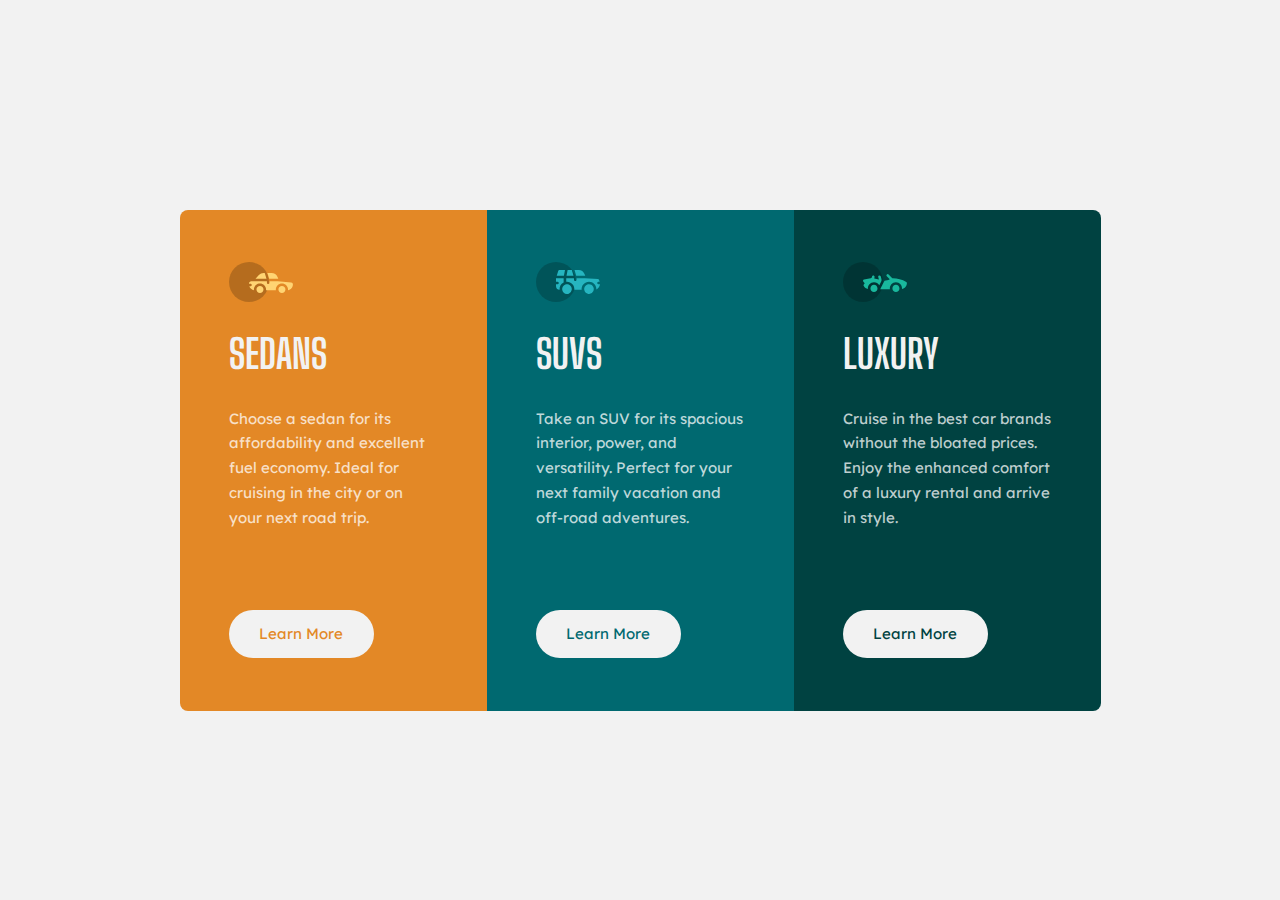
<file: 3-column-preview-card-component-main/index.html>
<!DOCTYPE html>
<html lang="en">

<head>
  <meta charset="UTF-8">
  <meta name="viewport" content="width=device-width, initial-scale=1.0">
  <link rel="icon" type="image/png" sizes="32x32" href="./images/favicon-32x32.png">
  <link rel="stylesheet" href="./scss/main.css">
  <title>Frontend Mentor | 3-column preview card component</title>
</head>

<body>
  <main>
    <div class="container">
      <section class="card">
        <h1>Auto Types</h1>
        <article class="item" id="item-1">
          <img src="./images/icon-sedans.svg" alt="sedans icon">
          <h2>Sedans</h2>
          <p class="item__paragraph">Choose a sedan for its affordability and excellent fuel economy. Ideal for cruising
            in the city
            or on your next road trip.</p>
          <a href="#" class="item__btn">Learn More</a>
        </article>
        <article class="item" id="item-2">
          <img src="./images/icon-suvs.svg" alt="s u v's icon">
          <h2>SUVs</h2>
          <p class="item__paragraph">Take an SUV for its spacious interior, power, and versatility. Perfect for your
            next family vacation
            and off-road adventures.</p>
          <a href="#" class="item__btn">Learn More</a>
        </article>
        <article class="item" id="item-3">
          <img src="./images/icon-luxury.svg" alt="luxury icon">
          <h2>Luxury</h2>
          <p class="item__paragraph">Cruise in the best car brands without the bloated prices. Enjoy the enhanced
            comfort of a luxury
            rental and arrive in style.</p>
          <a href="#" class="item__btn">Learn More</a>
        </article>
      </section>
    </div>
  </main>

  <!-- 
    <div class="attribution">
    Challenge by <a href="https://www.frontendmentor.io?ref=challenge" target="_blank">Frontend Mentor</a>.
    Coded by <a href="#">Christa DeJesus</a>.
  </div>
  -->
</body>

</html>
</file>
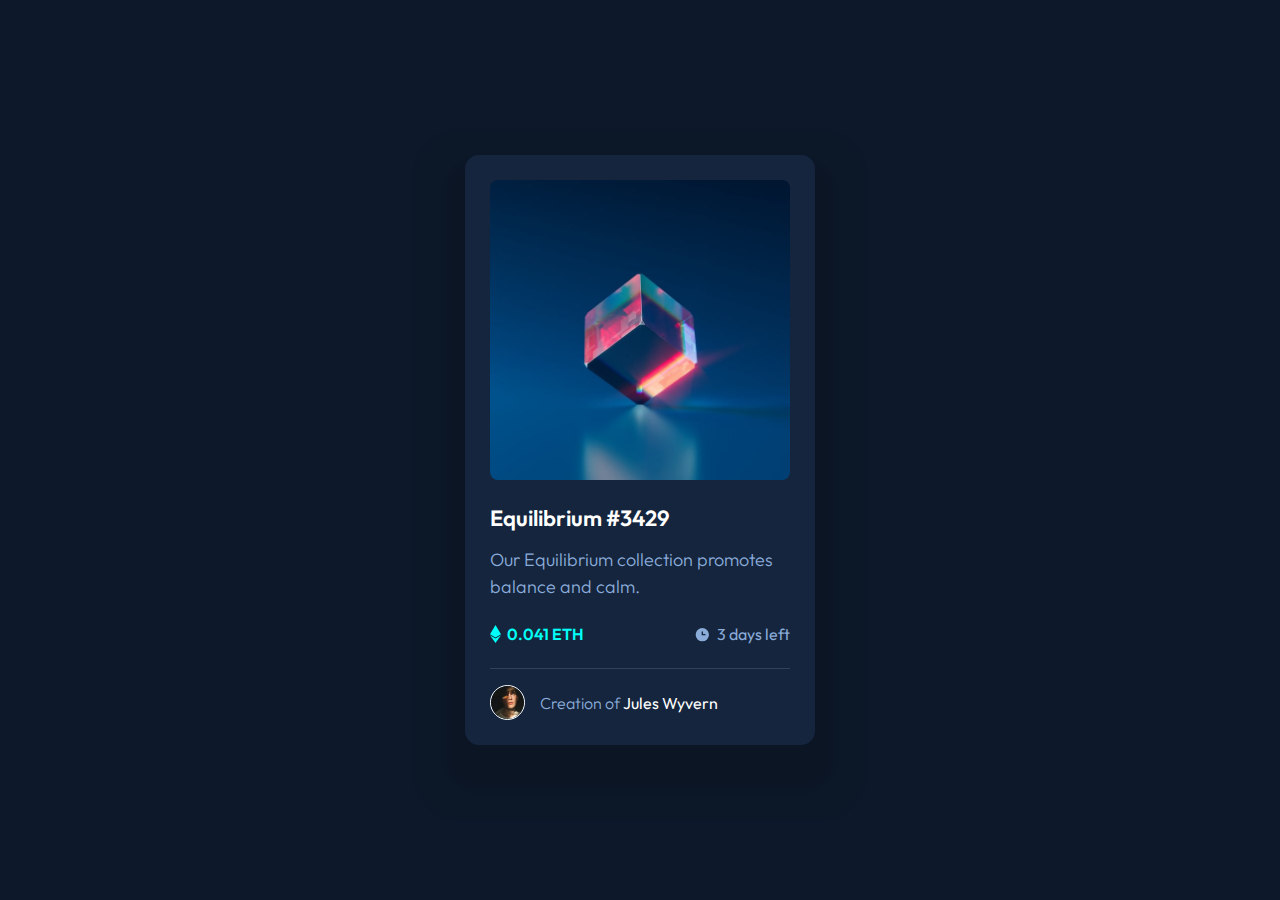
<file: nft-preview-card-component-main/index.html>
<!-- Thanks for checking out my Frontend Mentor project.
  The design was provided, but the development was fueled by my
  brains & coffee. If you find my code helpful, I'd love to hear
  from you, and don't forget...a little acknowledgement is always
  a good thing and helpful feedback is always appreciated! -->
<!DOCTYPE html>
<html lang="en">

<head>
  <meta charset="UTF-8">
  <meta name="viewport" content="width=device-width, initial-scale=1.0">
  <link rel="icon" type="image/png" sizes="32x32" href="./images/favicon-32x32.png">
  <link rel="stylesheet" href="./style.css">
  <title>Frontend Mentor | NFT preview card component</title>

</head>

<body>
  <main>
    <div class="container">
      <div class="card">
        <div class="image-container">
          <div class="overlay">
            <img src="./images/icon-view.svg" alt="view icon">
          </div>
          <div class="feature">
            <img src="./images/image-equilibrium.jpg" alt="equilibrium image" />
          </div>
        </div>
        <h1><a href="">Equilibrium #3429</a></h1>
        <p>Our Equilibrium collection promotes balance and calm.</p>
        <div class="details-container">
          <div class="detail-container">
            <img src="./images/icon-ethereum.svg" alt="ethereum icon">
            <span>0.041 ETH</span>
          </div>
          <div class="detail-container">
            <img src="./images/icon-clock.svg" alt="clock icon">
            <span>3 days left</span>
          </div>
        </div>
        <hr>
        <div class="creator-container">
          <img src="./images/image-avatar.png" alt="creator profile image">
          <p>Creation of <a href="" class="creator-name">Jules Wyvern</a></p>
        </div>
  <!-- <div class="attribution">
          Challenge by <a href="https://www.frontendmentor.io?ref=challenge" target="_blank">Frontend Mentor</a>. 
      Coded by <a href="https://indychrista.github.io">Christa DeJesus | @indychrista </a>.
      </div> -->
      </div>
    </div>
  </main>
</body>

</html>
</file>
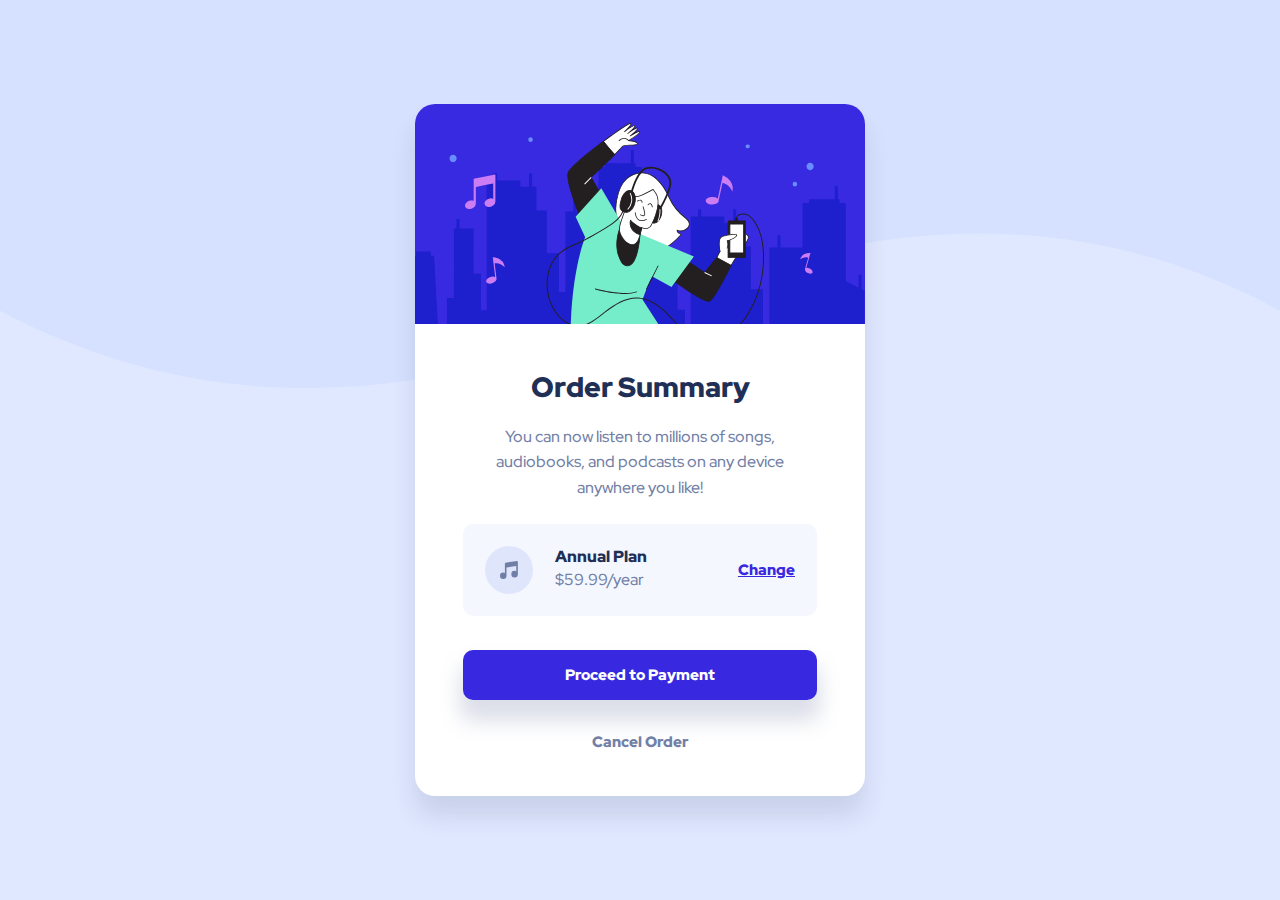
<file: order-summary-component-main/index.html>
<!-- Thanks for checking out my Frontend Mentor project.
  The design was provided, but the development was fueled by my
  brains & coffee. If you find my code helpful, I'd love to hear
  from you, and don't forget...a little acknowledgement is always
  a good thing and helpful feedback is always appreciated! -->

<!DOCTYPE html>
<html lang="en">

<head>
  <meta charset="UTF-8">
  <meta name="viewport" content="width=device-width, initial-scale=1.0">
  <link rel="icon" type="image/png" sizes="32x32" href="./images/favicon-32x32.png">
  <title>Frontend Mentor | Order summary card</title>
  <link rel="stylesheet" href="./style.css">
</head>

<body>
  <main>
    <div class="container">
      <div class="card">
        <img class="hero-image" src="./images/illustration-hero.svg"
          alt="illustration of person dancing to music in the city" />
        <div class="details-container">
          <div class="text-container">
            <div class="header">
              <h1>Order Summary</h1>
              <p>You can now listen to millions of songs, audiobooks, and podcasts on any
                device anywhere you like!</p>
            </div>
            <div class="plan-container">
              <div class="plan-left">
                <img src="./images/icon-music.svg" alt="music icon" />
                <div class="plan">
                  <h2>Annual Plan</h2>
                  <p>$59.99/year</p>
                </div>
              </div>
              <a href="#">Change</a>
            </div>
          </div>
          <div class="button-container">
            <a href="#" class="button">Proceed to Payment</a>
            <a href="#" class="cancel">Cancel Order</a>
          </div>
        </div>
      </div>
    </div>
  </main>

  <!-- <div class="attribution">
    Challenge by <a href="https://www.frontendmentor.io?ref=challenge" target="_blank">Frontend Mentor</a>. 
    Coded by <a href="https://indychrista.github.io">Christa DeJesus | @indychrista </a>.
  </div> -->
</body>

</html>
</file>
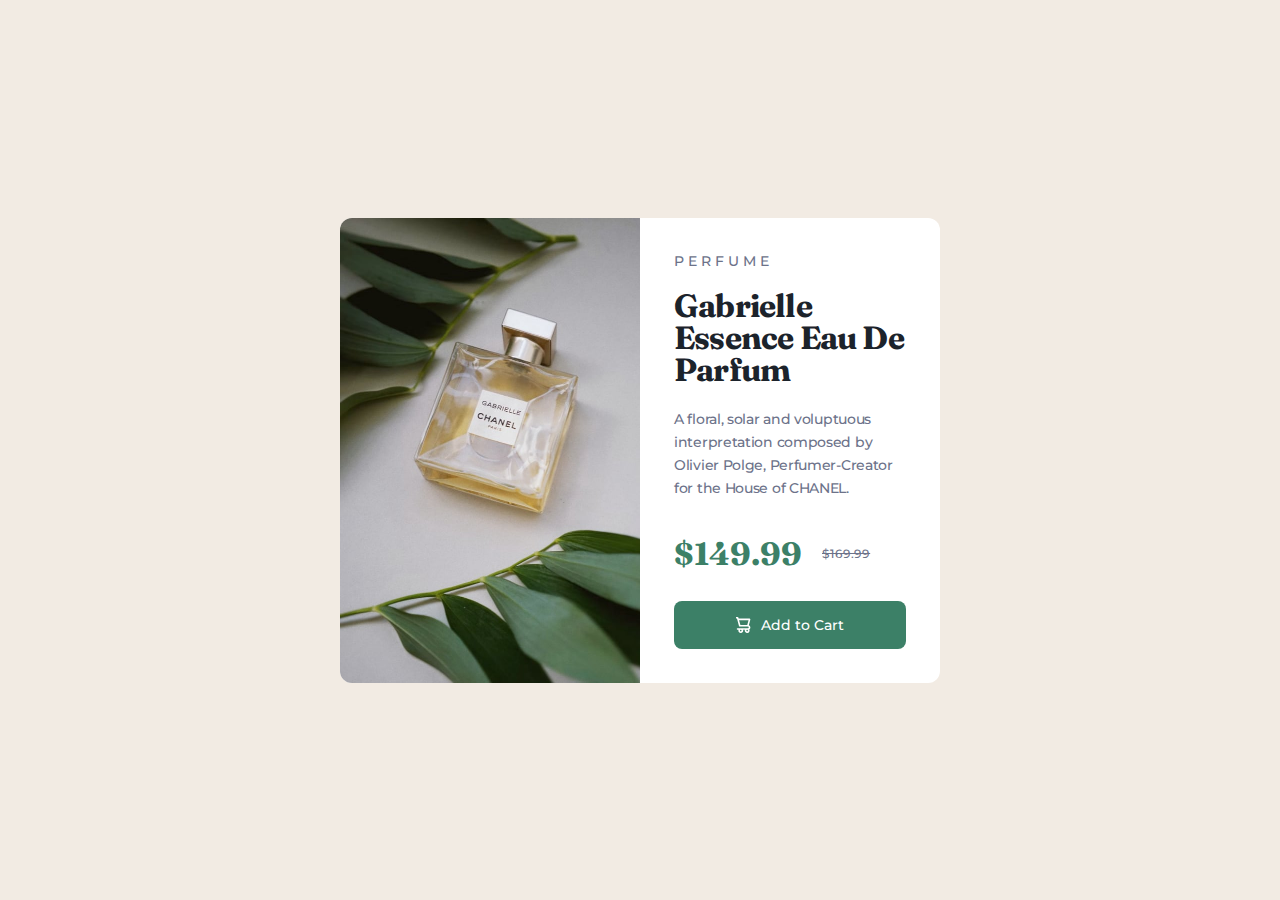
<file: product-preview-card-component-main/index.html>
<!-- Thanks for checking out my Frontend Mentor project.
  The design was provided, but the development was fueled by my
  brains & coffee. If you find my code helpful, I'd love to hear
  from you, and don't forget...a little acknowledgement is always
  a good thing and helpful feedback is always appreciated! -->
<!DOCTYPE html>
<html lang="en">

  <head>
    <meta charset="UTF-8">
    <meta name="viewport" content="width=device-width, initial-scale=1.0">
    <link rel="icon" type="image/png" sizes="32x32" href="./images/favicon-32x32.png">
    <link rel="stylesheet" href="styles.css">
    <title>Frontend Mentor | Product preview card component by Christa DeJesus</title>
  </head>

  <body>
    <main>
      <div class="card-holder">
        <div class="card">
          <div class="feature-img">
            <img id="mobile-img" src="./images/image-product-mobile.jpg" alt="product image" />
            <img id="desktop-img" src="./images/image-product-desktop.jpg" alt="product image" />
          </div>
          <div class="text-container">
            <p class="category">Perfume</p>
            <h1>Gabrielle Essence Eau De Parfum</h1>
            <p class="standard-p">A floral, solar and voluptuous interpretation composed by Olivier Polge,
              Perfumer-Creator for the House of CHANEL.</p>
            <div class="price-container">
              <p class="feature-price">$149.99</p>
              <p class="regular-price">$169.99</p>
            </div>
            <button>
              <img src="./images/icon-cart.svg" alt="cart icon" />
              Add to Cart
              </button>
          </div>
          </div>
  <!-- <div class="attribution">
                Challenge by <a href="https://www.frontendmentor.io?ref=challenge" target="_blank">Frontend Mentor</a>. 
        Coded by <a href="https://indychrista.github.io">Christa DeJesus | @indychrista </a>.
        </div> -->
      </div>
      </main>
      </body>

</html>
</file>
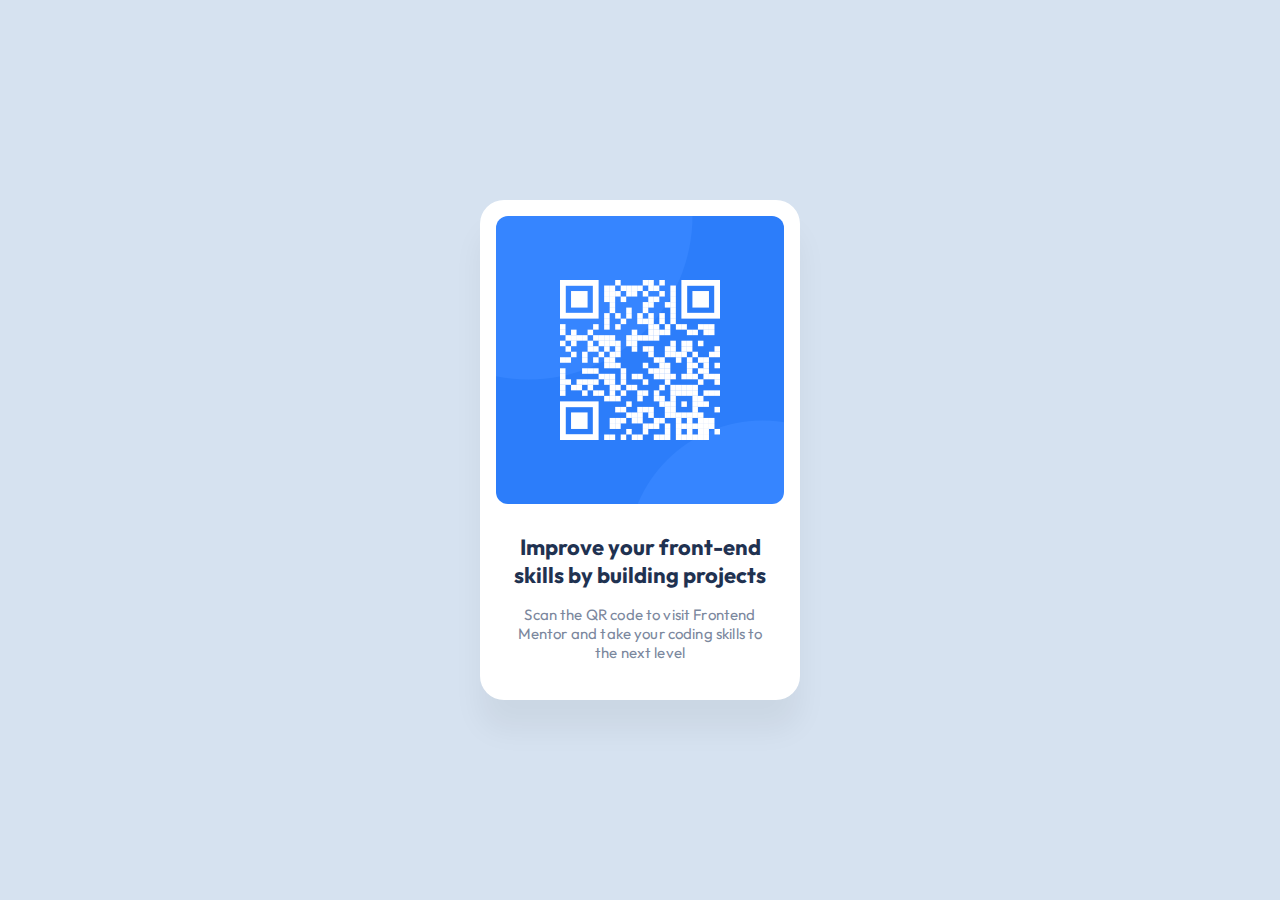
<file: qr-code-component-main/index.html>
<!-- Thanks for checking out my Frontend Mentor project.
  The design was provided, but the development was fueled by my
  brains & coffee. If you find my code helpful, I'd love to hear
  from you, and don't forget...a little acknowledgement is always
  a good thing and helpful feedback is always appreciated! -->

<!DOCTYPE html>
<html lang="en">

<head>
  <meta charset="UTF-8">
  <meta name="viewport" content="width=device-width, initial-scale=1.0">
  <link rel="icon" type="image/png" sizes="32x32" href="./images/favicon-32x32.png">
  <link rel="stylesheet" href="styles.css">
  <title>Frontend Mentor | QR code component by Christa DeJesus</title>
</head>

<body>
  <main>
    <div class="container">
      <div class="card">
        <img src="./images/image-qr-code.png" alt="QR code" />
        <div class="info">
          <h1>Improve your front-end skills by building projects</h1>
          <p>Scan the QR code to visit Frontend Mentor and take your coding skills to the next level</p>
        </div>
      </div>
    </div>
  <!-- <div class="attribution">
        Challenge by <a href="https://www.frontendmentor.io?ref=challenge" target="_blank">Frontend Mentor</a>. 
      Coded by <a href="https://indychrista.github.io">Christa DeJesus | @indychrista </a>.
      </div> -->
</body>

</html>
</file>
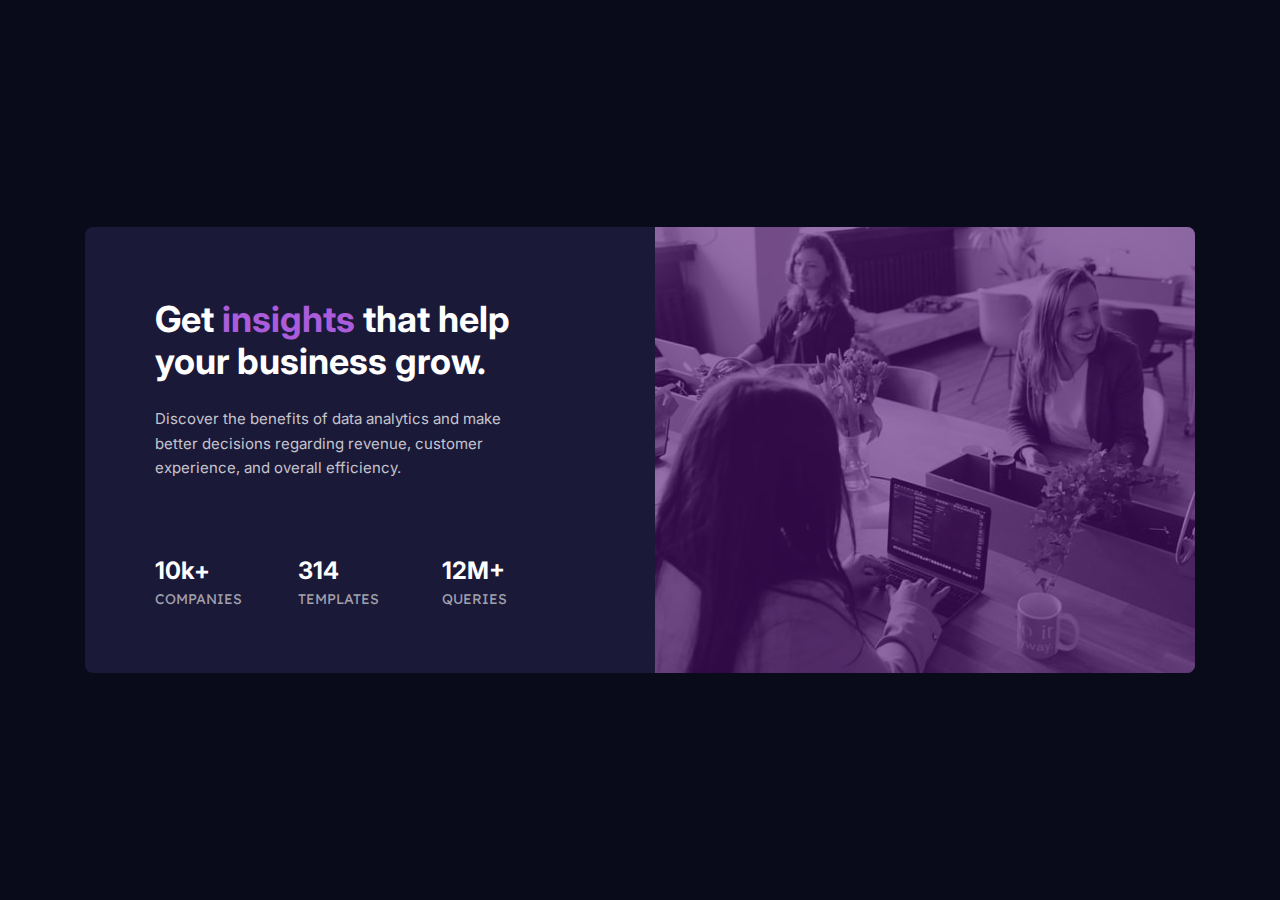
<file: stats-preview-card-component-main/index.html>
<!-- Thanks for checking out my Frontend Mentor project.
  The design was provided, but the development was fueled by my
  brains & coffee. If you find my code helpful, I'd love to hear
  from you, and don't forget...a little acknowledgement is always
  a good thing and helpful feedback is always appreciated! -->

<!DOCTYPE html>
<html lang="en">

<head>
  <meta charset="UTF-8">
  <meta name="viewport" content="width=device-width, initial-scale=1.0">
  <link rel="icon" type="image/png" sizes="32x32" href="./images/favicon-32x32.png">
  <link rel="stylesheet" href="./style.css">
  <title>Frontend Mentor | Stats preview card component</title>

</head>

<body>
  <main>
    <div class="container">
      <div class="card">
        <div class="hero">
          <picture>
            <source srcset="./images/image-header-desktop.jpg" media="(min-width: 1200px)" />
            <img src="./images/image-header-mobile.jpg" alt="office image" />
          </picture>
        </div>
        <div class="text-container">
          <div class="info">
            <h1>Get <span class="purple">insights</span> that help your business grow.</h1>
            <p>Discover the benefits of data analytics and make better decisions regarding revenue, customer
              experience, and overall efficiency.</p>
          </div>
          <div class="stats">
            <div class="stat">
              <h2>10k+</h2>
              <p class="stat-label">companies</p>
            </div>
            <div class="stat">
              <h2>314</h2>
              <p class="stat-label">templates</p>
            </div>
            <div class="stat">
              <h2>12M+</h2>
              <p class="stat-label">queries</p>
            </div>
          </div>
        </div>
      </div>
    </div>
  </main>
  <!-- <div class="attribution">
    Challenge by <a href="https://www.frontendmentor.io?ref=challenge" target="_blank">Frontend Mentor</a>. 
    Coded by <a href="https://indychrista.github.io">Christa DeJesus | @indychrista</a>.
  </div> -->
</body>

</html>
</file>
<file: product-preview-card-component-main/styles.css>
@import url("https://fonts.googleapis.com/css2?family=Montserrat:wght@500;700&display=swap");
@import url("https://fonts.googleapis.com/css2?family=Fraunces:opsz,wght@9..144,700&display=swap");

/* RESET */
html, body, div, span, h1, p, article, button {
  margin: 0;
  padding: 0;
  border: 0;
  font-size: 100%;
  font: inherit;
  vertical-align: baseline;
}
:root {
  /* COLORS */
  --primary-1: hsl(158, 36%, 37%);
  --primary-2: hsl(32, 37%, 92%);
  --accent-1: hsl(156, 42%, 18%); /* Not listed in FEM styleguide, but added to match Active Preview image provided. */
  --neutral-dk: hsl(212, 21%, 14%);
  --neutral-m: hsl(228, 12%, 48%);
  --neutral-lt: hsl(0, 0%, 100%);
  /* TYPOGRAPHY */
  --font-main: "Montserrat", sans-serif;
  --font-heading : "Fraunces", serif;
}

/* GENERAL */
body {
  font-family: var(--font-main);
  font-size: 14px;
  font-weight: 500;
  background: var(--primary-2);
}
p {
  color: var(--neutral-m);
}
.standard-p {
  line-height: 23px;
  letter-spacing: -0.3px;
}
h1 {
  font-family: var(--font-heading);
  font-weight: 700;
  font-size: 32px;
  color: var(--neutral-dk);
  line-height: 100%;
  letter-spacing: -0.8px;
  margin: 12px 0px 18px 0px;
}

/* STRUCTURE */
.card-holder { /* Used to center card on the screen */
  display: flex;
  flex-direction: column;
  align-items: center;
  justify-content: center;
  height: 100vh;
  padding: 16px;
  background: var(--primary-2);
}
.card {
  display: flex;
  flex-direction: column;
  border-radius: 12px;
  background: var(--neutral-lt);
  width: 100%;
  max-width: 400px;
}

/* FEATURE IMAGE */
.feature-img {
  display: flex;
  align-items: center;
  justify-content: center;
}
.feature-img img {
  width: 100%;
  border-radius: 12px 12px 0px 0px;
}
#desktop-img {
  display: none;
}

/* TEXT SECTION */
.text-container {
  padding: 20px;
}
.category {
  text-transform: uppercase;
  letter-spacing: 4px;
}
/* PRICE SECTION */
.price-container {
  display: flex;
  flex-direction: row;
  align-items: center;
  gap: 20px;
  margin-top: 42px;
  margin-bottom: 16px;
}
.feature-price {
  font-family: var(--font-heading);
  font-size: 32px;
  font-weight: 700;
  letter-spacing: 0px;
  color: var(--primary-1);
}
.regular-price {
  font-size: 12px;
  text-decoration: line-through;
  letter-spacing: 0.88px;
}

/* BUTTON */
button {
  display: flex;
  flex-direction: row;
  flex-wrap: nowrap;
  align-items: center;
  justify-content: center;
  gap: 10px;
  height: 48px;
  width: 100%;
  border-radius: 8px;
  color: var(--neutral-lt);
  background: var(--primary-1);
}
button:hover {
  background: var(--accent-1);
  cursor: pointer;
}


/* MEDIA QUERIES */
@media screen and (min-width: 700px) {
  h1 {
    margin: 20px 0px 22px 0px;
  }
  .feature-img {
    display: flex;
    align-items: center;
    justify-content: center;
    height: 100%;
    min-width: 50%;
  }
  .feature-img img {
    height: 100%;
    width: 100%;
  }
  #mobile-img {
    display: none;
  }
  #desktop-img {
    display: block;
    border-radius: 12px 0px 0px 12px;
  }
  .card-holder {
    padding: 0px;
  }
  .card {
    flex-direction: row;
    align-items: center;
    max-width: 600px;
  }
  .text-container {
    padding: 34px;
  }
  .price-container {
    margin-top: 34px;
    margin-bottom: 28px;
  }
}
</file>
<file: 3-column-preview-card-component-main/scss/main.css>
@import url("https://fonts.googleapis.com/css2?family=Big+Shoulders+Display:wght@700&family=Lexend+Deca&display=swap");
/* RESETS (partial scss) */
* {
  box-sizing: border-box;
  margin: 0;
  padding: 0;
}

/* COLORS (variables) */
/* FONTS (variables) */
/* MEDIA (variables) */
/* MAIN STYLES */
body {
  background: hsl(0deg, 0%, 95%);
  font-family: "Lexend Deca", san-serif;
  font-size: 15px;
  line-height: 165%;
}

h1 {
  font-size: 0px;
  line-height: 0px;
}

h2 {
  font-family: "Big Shoulders Display", cursive;
  font-size: 40px;
  text-transform: uppercase;
  font-weight: 700;
  color: hsl(0deg, 0%, 95%);
  margin: 20px auto 20px 0px;
}

a {
  text-decoration: none;
}

.container {
  display: flex;
  align-items: flex-start;
  justify-content: center;
  height: 100vh;
  padding-top: 20px;
}
@media (min-width: 1000px) {
  .container {
    align-items: center;
  }
}

.card {
  display: flex;
  align-items: center;
  justify-content: center;
  flex-direction: column;
  width: 100%;
}
@media (min-width: 1000px) {
  .card {
    flex-direction: row;
  }
}

img {
  width: -webkit-fit-content;
  width: -moz-fit-content;
  width: fit-content;
  margin-right: auto;
}

/* CARD ITEMS/SECTIONS */
/* Nesting Example - Sass newbie note! */
.item {
  display: flex;
  align-items: center;
  justify-content: center;
  flex-direction: column;
  gap: 20px;
  width: 327px;
  min-width: 327px;
  height: 443px;
  min-height: 443px;
  padding: 49px;
}
@media (min-width: 1000px) {
  .item {
    width: 307px;
    min-width: 307px;
    height: 501px;
    min-height: 501px;
  }
}
.item .item__paragraph {
  font-family: "Lexend Deca", san-serif;
  font-weight: 400;
  color: hsla(0deg, 0%, 100%, 0.75);
}

#item-1 {
  background-color: hsl(31deg, 77%, 52%);
  border-radius: 8px 8px 0px 0px;
}
@media (min-width: 1000px) {
  #item-1 {
    border-radius: 8px 0px 0px 8px;
  }
}

#item-2 {
  background-color: hsl(184deg, 100%, 22%);
}

#item-3 {
  background-color: hsl(179deg, 100%, 13%);
  border-radius: 0px 0px 8px 8px;
}
@media (min-width: 1000px) {
  #item-3 {
    border-radius: 0px 8px 8px 0px;
  }
}

/* BUTTONS */
.item__btn {
  display: block;
  text-align: center;
  background-color: hsl(0deg, 0%, 95%);
  border-radius: 30px;
  width: 145px;
  height: 48px;
  line-height: 48px;
  margin-right: auto;
  margin-top: 5px;
}
@media (min-width: 1000px) {
  .item__btn {
    margin-top: 60px;
  }
}

.item__btn:hover {
  background: transparent;
  border: 2px solid hsl(0deg, 0%, 95%);
}

#item-1 a {
  color: hsl(31deg, 77%, 52%);
}

#item-2 a {
  color: hsl(184deg, 100%, 22%);
}

#item-3 a {
  color: hsl(179deg, 100%, 13%);
}

#item-1 a:hover, #item-2 a:hover, #item-3 a:hover {
  color: hsl(0deg, 0%, 95%);
}/*# sourceMappingURL=main.css.map */
</file>
<file: nft-preview-card-component-main/style.css>
@import url('https://fonts.googleapis.com/css2?family=Outfit:wght@300;400;600&display=swap');

/* RESET */
html, body, div, span, h1, p, article, button {
  margin: 0;
  padding: 0;
  border: 0;
  font-size: 100%;
  font: inherit;
  vertical-align: baseline;
  box-sizing: border-box;
}

:root {
    /* COLORS */
    --primary-1: hsl(215, 51%, 70%);
    --primary-2: hsl(178, 100%, 50%);
    --primary-3: rgba(0, 255, 247, 0.5);
    --neutral-mainBG: hsl(217, 54%, 11%);
    --neutral-cardBG: hsl(216, 50%, 16%);
    --neutral-line: hsl(215, 32%, 27%);
    --neutral-white: hsl(0, 0%, 100%);
}
body {
    font-family: "Outfit", sans-serif;
    color: var(--primary-1);
    background: var(--neutral-mainBG);
    height: 100vh;
}
p {
    font-size: 16px;
    font-weight: 300;
    line-height: 150%;
}
h1 {
    font-size: 22px;
    font-weight: 600;
    margin: 20px 0pc 14px 0px;
}
hr {
    background: var(--neutral-line);
    border: none;
    height: 1px;
    margin: 16px 0px;
}
a {
    color: var(--neutral-white);
    text-decoration: none;
}
a:hover {
    color: var(--primary-2);
    cursor: pointer;
}
.container { /* Keeps card component center on the page */
    display: flex;
    align-items: center;
    justify-content: center;
    height: 100vh;
}
.card {
    margin: 25px;
    padding: 25px;
    border-radius: 14px;
    box-shadow: 0px 25px 5px 20px rgba(0,0,0,.08), 0px 25px 3px 50px rgba(0,0,0,.05);
    background: var(--neutral-cardBG);
    max-width: 350px;
}
.image-container { /* Holds feature image and hover overlay */
    position: relative;
    display: flex;
    flex-direction: column;
    align-items: center;
    justify-content: center;
}
.feature { /* Holds the image, used for positioning */
    width: 100%;
}
.feature img { /* Actual <img /> element */
    width: 100%;
    border-radius: 8px;
}
.overlay { /* Holds & positions hover translucent color overlay and <img /> element */
    position: absolute;
    display: flex;
    align-items: center;
    justify-content: center;
    background: var(--primary-3);
    height: 98%;
    width: 100%;
    border-radius: 8px;
    opacity: 0%;
    transition: 500ms;
    cursor: pointer;
}
.overlay:hover { /* If .overlay was set to hidden, hover would not work! */
    opacity: 100%;
    transition: 500ms;
}
.details-container { /* Holds 2 .detail-containers */
    display: flex;
    flex-direction: row;
    align-items: baseline;
    justify-content: space-between;
    margin: 18px 0px 0px 0px;
}
.detail-container {
    display: flex;
    flex-direction: row;
    align-items: center;
    gap: 6px;
    font-weight: 400;
    font-size: 15px;
}
.detail-container:first-child {
    color: var(--primary-2);
    font-weight: 600;
}
.creator-container {
    display: flex;
    flex-direction: row;
    align-items: center;
    gap: 15px;
}
.creator-container p {
    font-size: 15px;
}
.creator-container img {
    height: 33px;
    border: 1px solid var(--neutral-white);
    border-radius: 50%;
}
.creator-name {
    font-weight: 400;
}

@media screen and (min-width: 400px) {
    
    p {
        font-size: 18px;
    }
    .detail-container, .creator-container p {
        font-size: 16px;
    }
    .details-container {
        margin: 24px 0px;
    }

}
</file>
<file: order-summary-component-main/style.css>
@import url('https://fonts.googleapis.com/css2?family=Red+Hat+Display:wght@500;700;900&display=swap');

/* RESET */
html, body, div, span, h1, h2, p, article, button {
  margin: 0;
  padding: 0;
  border: 0;
  font-size: 100%;
  font: inherit;
  vertical-align: baseline;
}
:root {
  /* COLORS */
  --primary-1: hsl(225, 100%, 94%);
  --primary-2: hsl(245, 75%, 52%);
  --neutral-wht: hsl(255, 100%, 100%);
  --neutral-lt: hsl(225, 100%, 98%);
  --neutral-m: hsl(224, 23%, 55%);
  --neutral-dk: hsl(223, 47%, 23%);
  /* BORDER-RADIUS */
  --border-radius-main: 20px;
  --border-radius-sub: 10px;
}

/* GENERAL */
body {
  font-family: 'Red Hat Display', sans-serif;
  font-size: 15px;
  font-weight: 500;
  color: var(--neutral-m);
}

/* TYPOGRAPHY */
h1, h2 {
    font-weight: 900;
    color: var(--neutral-dk);
}
h1 {
    font-size: 22px;
    margin-bottom: 18px;
}
p {
    line-height: 1.65;   
}
a {
    font-weight: 900;
    color: var(--primary-2);
}
a:hover {
    opacity: 70%;
    text-decoration: none;
    cursor: pointer;
}
/* STRUCTURE */
.container {
    display: flex;
    flex-direction: column;
    align-items: center;
    justify-content: center;
    background-image: url("./images/pattern-background-mobile.svg");
    background-repeat: no-repeat;
    background-size: contain;
    background-color: var(--primary-1);
    height: 100vh;
    padding: 0px 24px;
}
.card {
    display: flex;
    flex-direction: column;
    width: 100%;
    max-width: 450px;
    background: var(--neutral-wht);
    border-radius: var(--border-radius-main);
    box-shadow: 0px 20px 25px 0px hsla(223, 47%, 23%, 0.12);
}

/* HERO & HEADER */
.hero-image {
    border-radius: 20px 20px 0px 0px;
}
.details-container {
    padding: 32px 24px;
}
.header {
    text-align: center;
    padding: 0px 10px;
}

/* PLAN INFO SECTION */
.plan-container {
    display: flex;
    flex-direction: row;
    align-items: center;
    justify-content: space-between;
    padding: 16px;
    background: var(--neutral-lt);
    margin: 24px 0px;
    border-radius: var(--border-radius-sub);
    font-size: 14px;
}
.plan-left {
    display: flex;
    flex-direction: row;
    gap: 20px;
}

/* BUTTONS & CUSTOMIZED LINKS */
.button-container {
    display: flex;
    flex-direction: column;
    width: 100%;
    text-align: center;
    gap: 24px;
}
.button {
    display: flex;
    align-items: center;
    justify-content: center;
    background: var(--primary-2);
    color: var(--neutral-wht);
    text-decoration: none;
    height: 50px;
    border-radius: var(--border-radius-sub);
    box-shadow: 0px 18px 20px 3px hsla(224,23%,55%,0.25); 
}
.cancel {
    color:var(--neutral-m);
    text-decoration: none;
}
.cancel:hover {
    color: var(--neutral-dk);
    opacity: 100%;
}

/* MEDIA INQUIRIES */
@media screen and (min-width: 500px) {

    body, .plan-container {
        font-size: 16px;
    }
    p {
        line-height: 1.60;
    }
    h1 {  
        font-size: 28px;
    }
    a {
        font-size: 15px;
    }
    .details-container {
        padding: 44px 48px;
}
    .plan-container {
        padding: 22px;
        margin: 24px 0px 34px 0px;
    }
    .plan-left {
        gap: 22px;
    }
    .button-container {
        gap: 32px;
    }
}
@media screen and (min-width: 900px) {
    .container {
        background-image: url("./images/pattern-background-desktop.svg");
    }
}
</file>
<file: qr-code-component-main/styles.css>
@import url('https://fonts.googleapis.com/css2?family=Outfit:wght@400;700&display=swap');

/* RESET */
html, body, div, span, h1, p, article, button {
  margin: 0;
  padding: 0;
  border: 0;
  font-size: 100%;
  font: inherit;
  vertical-align: baseline;
  box-sizing: border-box;
}

:root {
    /* COLORS */
    --neutral-wht: hsl(0, 0%, 100%);
    --primary-lt: hsl(212, 45%, 89%);
    --primary-med: hsl(220, 15%, 55%);
    --primary-dk: hsl(218, 44%, 22%);
}
body {
    font-size: 15px;
    font-family: "Outfit", sans-serif;
}
h1 {
    font-size: 22px;
    font-weight: 700;
    color: var(--primary-dk);
    margin-bottom: 16px;
}
p {
    font-size: 15px;
    color: var(--primary-med);
    letter-spacing: 0.15px;
}
.container {
    display: flex;
    align-items: center;
    justify-content: center;
    background: var(--primary-lt);
    height: 100vh;
}
.card {
    width: 320px;
    height:500px;
    background: var(--neutral-wht);
    text-align: center;
    padding-top: 16px;
    border-radius: 24px;
    box-shadow: 0px 30px 30px rgba(0,0,0, 5%);
    
}
.card img {
    width: 288px;
    height: 288px;
    border-radius: 12px;
}
.info {
    padding: 25px 25px 0px 25px; 
}
</file>
<file: stats-preview-card-component-main/style.css>
@import url('https://fonts.googleapis.com/css2?family=Inter:wght@400;700&family=Lexend+Deca&display=swap');

/* RESET */
html, body, div, span, h1, h2, p, article, button {
  margin: 0;
  padding: 0;
  border: 0;
  font-size: 100%;
  font: inherit;
  vertical-align: baseline;
}
:root {
  /* COLORS */
  --primary-1: hsl(233, 47%, 7%); /* Very dark blue (main background) */
  --primary-2: hsl(244, 38%, 16%); /* Dark desaturated blue (card background) */
  --primary-3: hsl(277, 64%, 61%); /* Soft violet (accent) */
  --neutral-1: hsl(0, 0%, 100%); /* White (main heading, stats) */
  --neutral-2: hsla(0, 0%, 100%, 0.75); /* Slightly transparent white (main paragraph) */
  --neutral-3: hsla(0, 0%, 100%, 0.6); /* Slightly transparent white (stat headings) */
}

/* GENERAL STYLES & TYPOGRAPHY */
body {
    font-family: "Inter";
    color: var(--neutral-1);
    text-align: center;
    background: var(--primary-1);
}
h1, h2 {
    font-weight: 700;
}
h1 {
    font-size: 28px;
    line-height: 116%;
    margin-bottom: 18px;
}
h2 {
    font-size: 24px;
    line-height: 165%;
    margin-bottom: -3px;
}
p {
    font-weight: 400;
    font-size: 15px;
    line-height: 165%;
    color: var(--neutral-2);
}
.purple {
    color: var(--primary-3);
}

/* STRUCTURE */
.container {
    display: flex;
    align-items: center;
    justify-content: center;
    height: 100vh;
}
.card {
    display: flex;
    flex-direction: column;
    align-items: center;
    justify-content: center;
    background: var(--primary-2);
    border-radius: 8px;
    width: 325px;
    height: 781px;
}
/* HERO */
.hero {
    position: relative;
    display: flex;
    align-items: center;
    justify-content: center;
    width: 100%;
    font-size: 0px; /* eliminates any height/width overages that result with :before / :after color overlay */
}
.hero img {
    max-width: 100%;
    opacity: 55%;
}
.hero, .hero img, .hero:before, .hero:after {
    border-radius: 8px 8px 0px 0px;
}
.hero:before, .hero:after {
    position: absolute;
    top: 0;
    left: 0;
    content: '';
    height: 100%;
    width: 100%;
}
.hero:before {
    background-color: #4a0982;
}
.hero:after {
    background-color: #56195e;
    opacity: 25%;
}

/* TEXT SECTION */
.text-container {
    padding: 28px;
}

/* STATS SECTION */
.stats {
    display: flex;
    flex-direction: column;
    align-items: center;
    justify-content: center;
    margin-top: 30px;
    margin-bottom: 10px;
    gap: 20px;
}
.stat {
    width: 100%;
}
.stat-label {
    font-family: "Lexend Deca", sans-serif;
    font-size: 14px;
    text-transform: uppercase;
    color: var(--neutral-3);
}

/* MEDIA INQUIRIES */
@media screen and (min-width: 1200px) {
    
    h1 {
        font-size: 36px;
        margin-bottom: 24px;
    }
    .card {
        flex-direction: row-reverse;
        justify-content: space-between;
        width: 1110px;
        height: 446px;
    }
    .hero {
        width: 540px;
    }
    .hero, .hero img, .hero:before, .hero:after {
    border-radius: 0px 8px 8px 0px;
    }
    .text-container {
        width: 380px;
        padding: 0px;
        padding-left: 70px;
        padding-top: 10px;
        text-align: left;
    }
    .stats {
        flex-direction: row;
        gap: 50px;
        margin-top: 70px;
        margin-bottom: 0px;
    }
}
</file>
